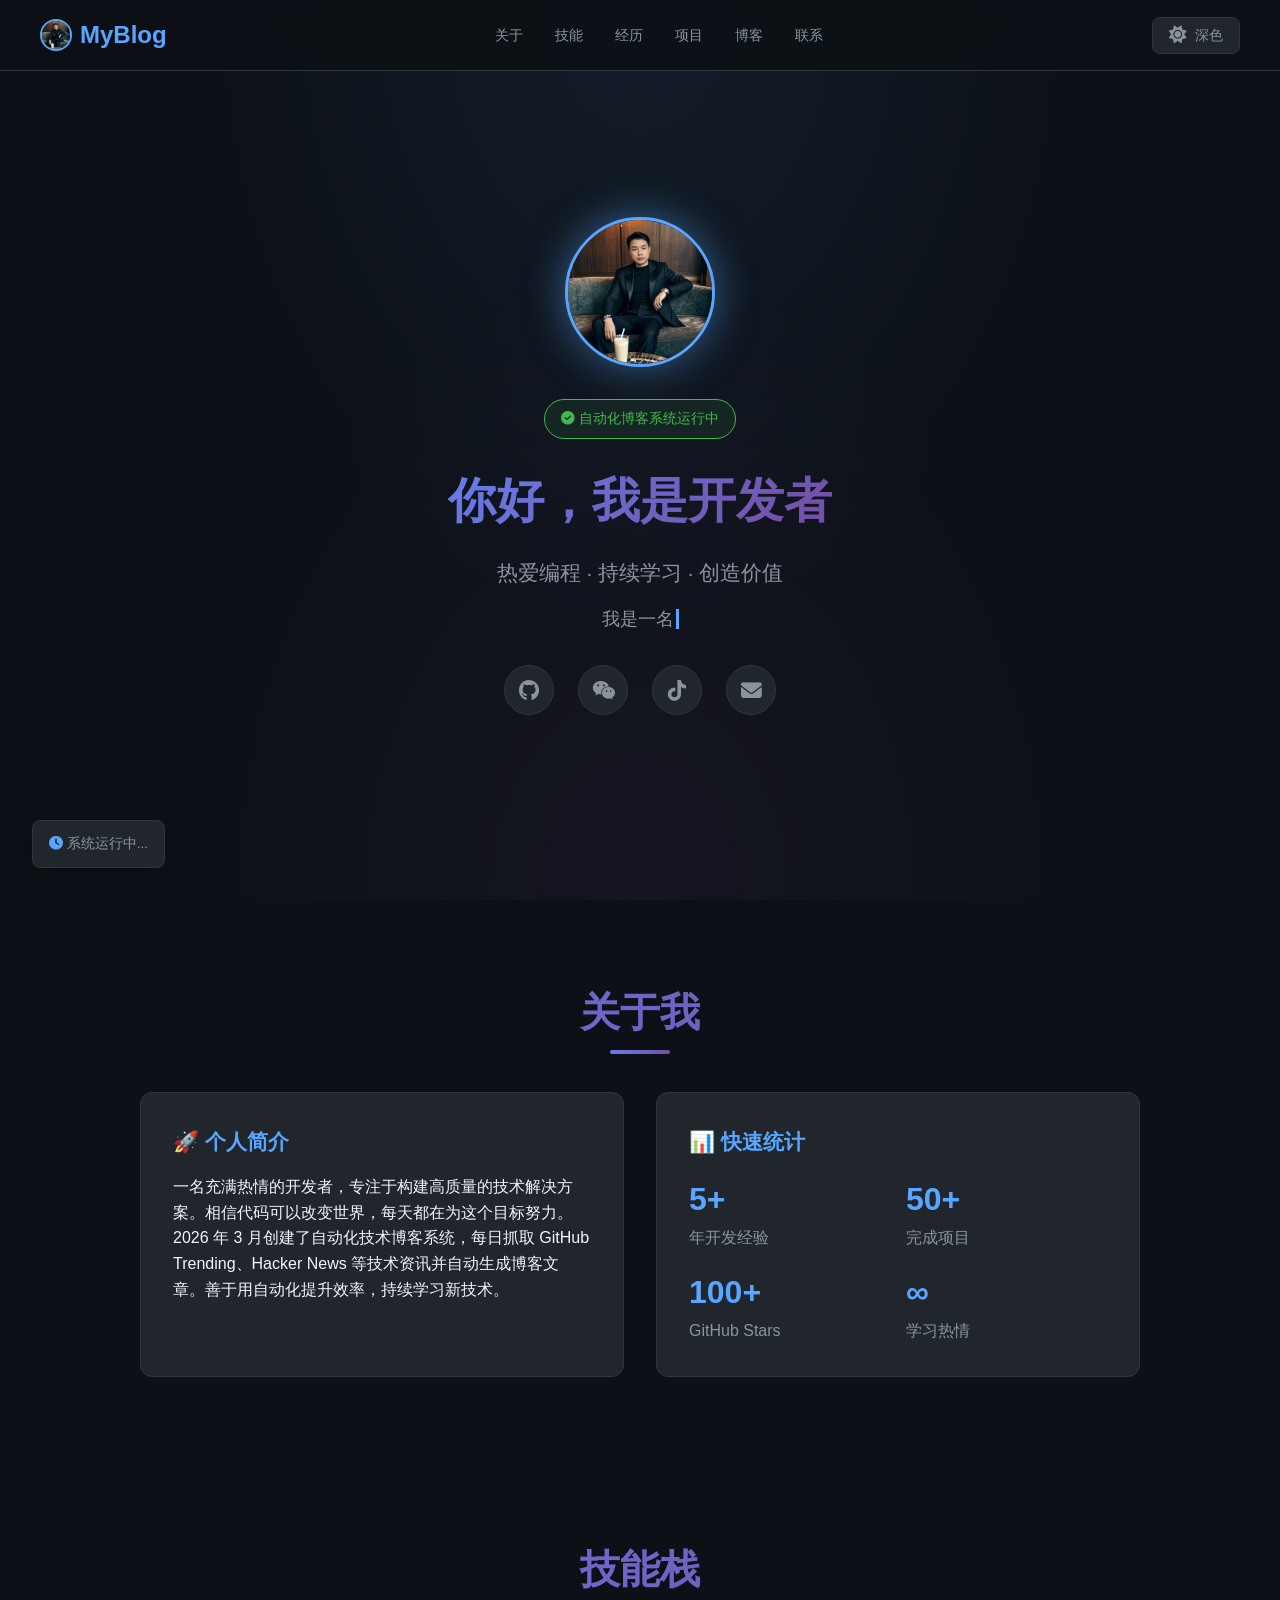
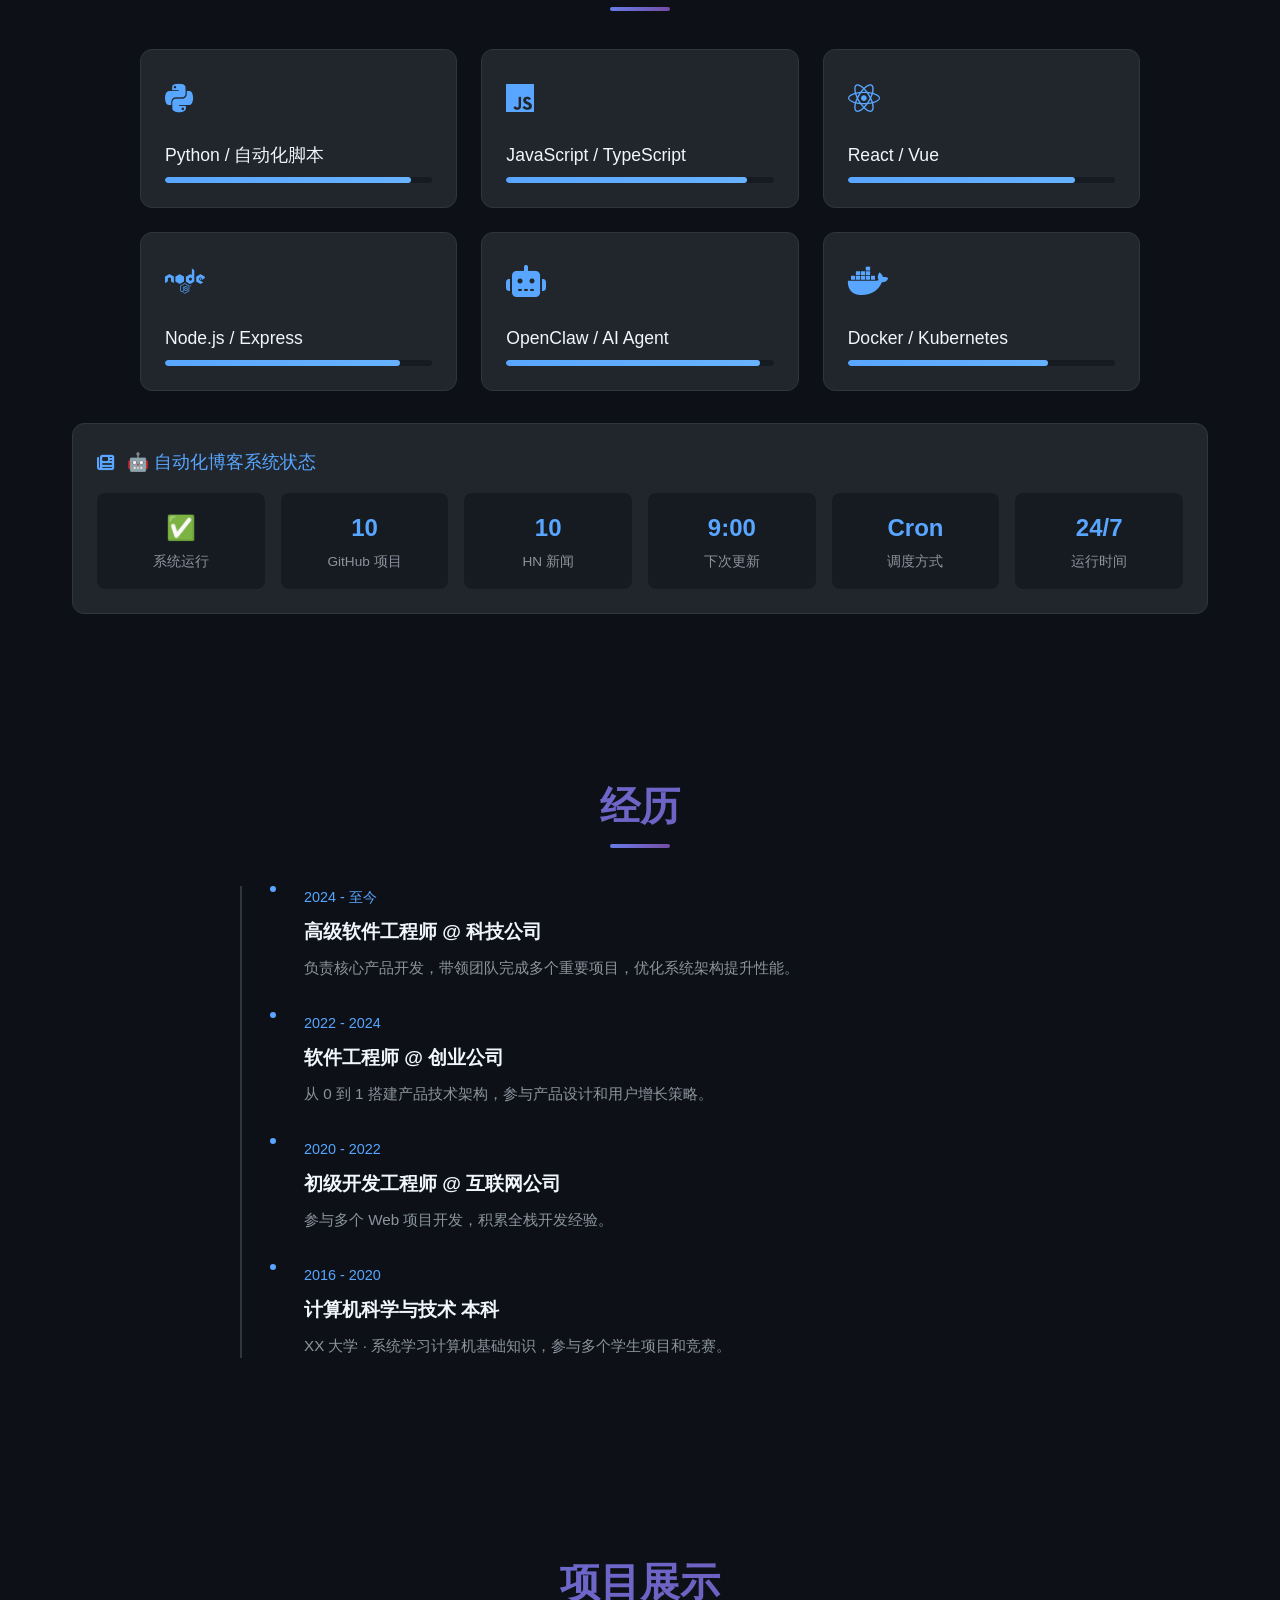
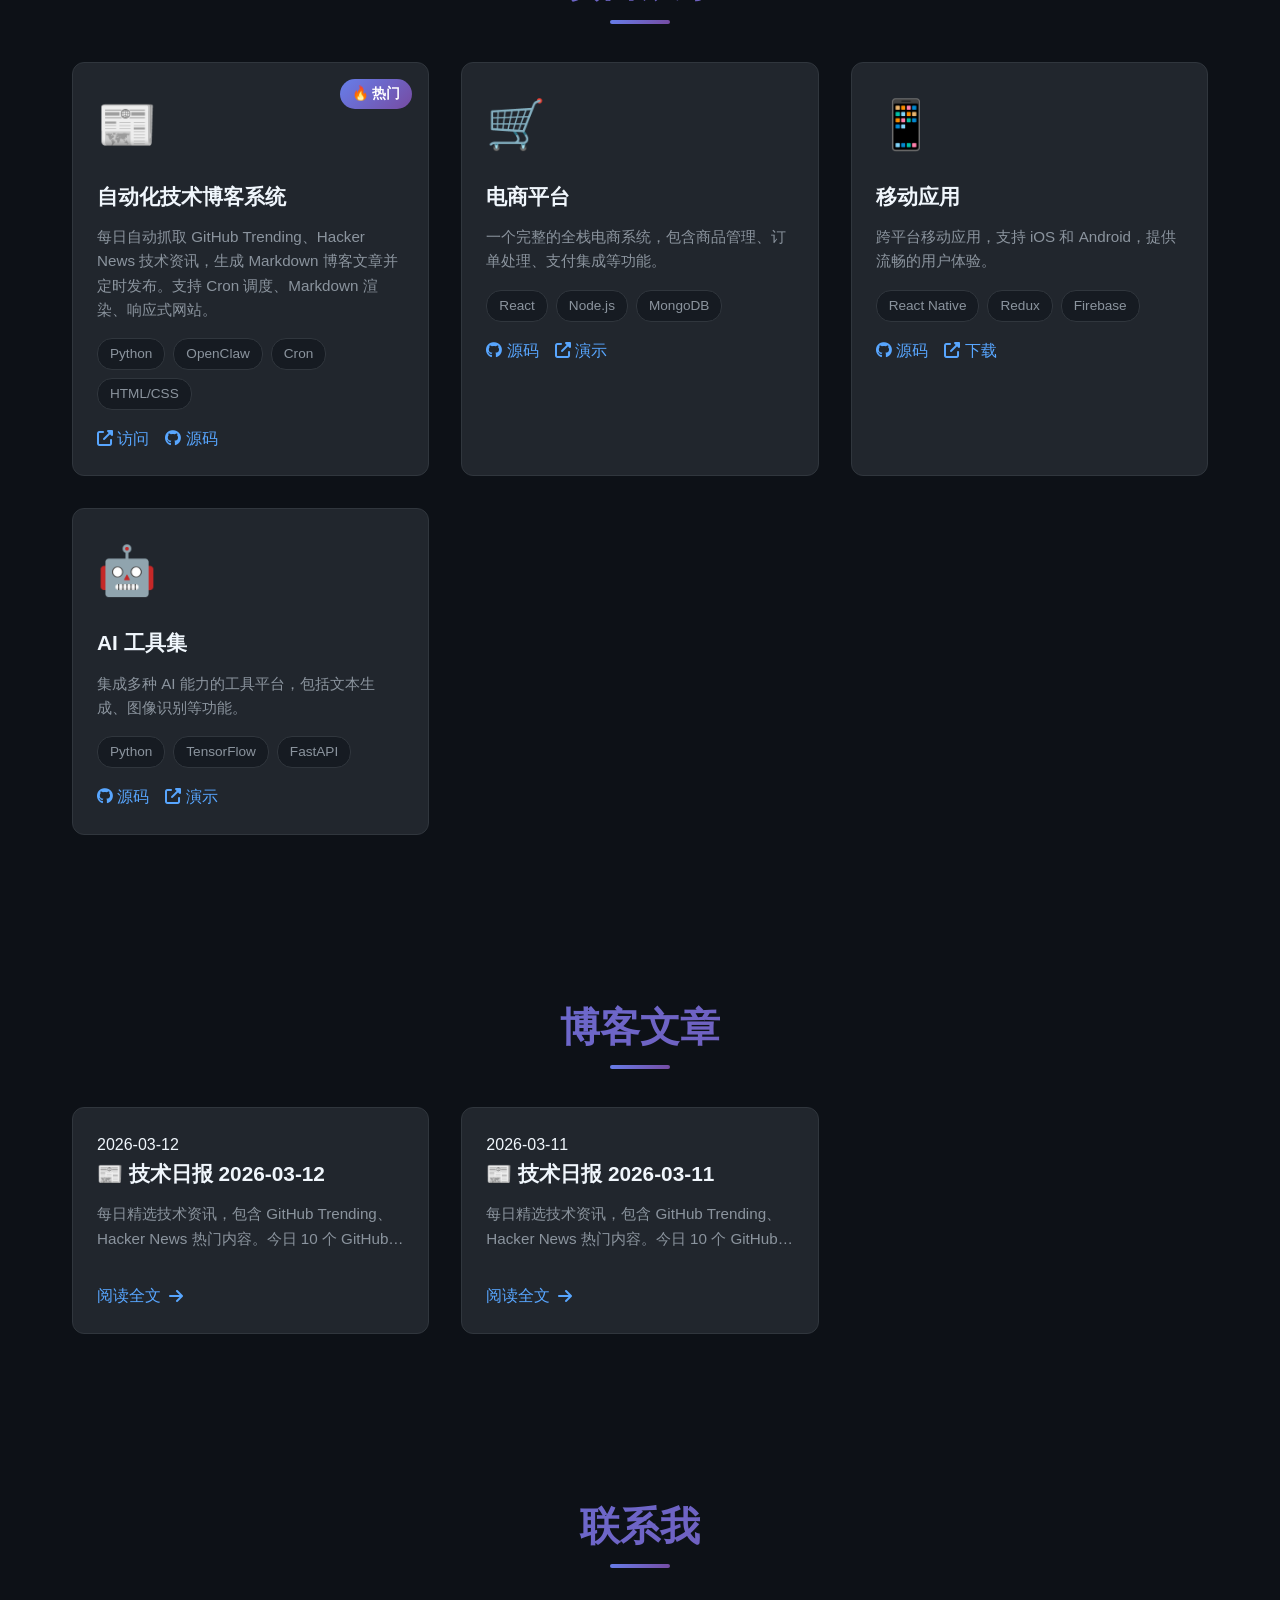
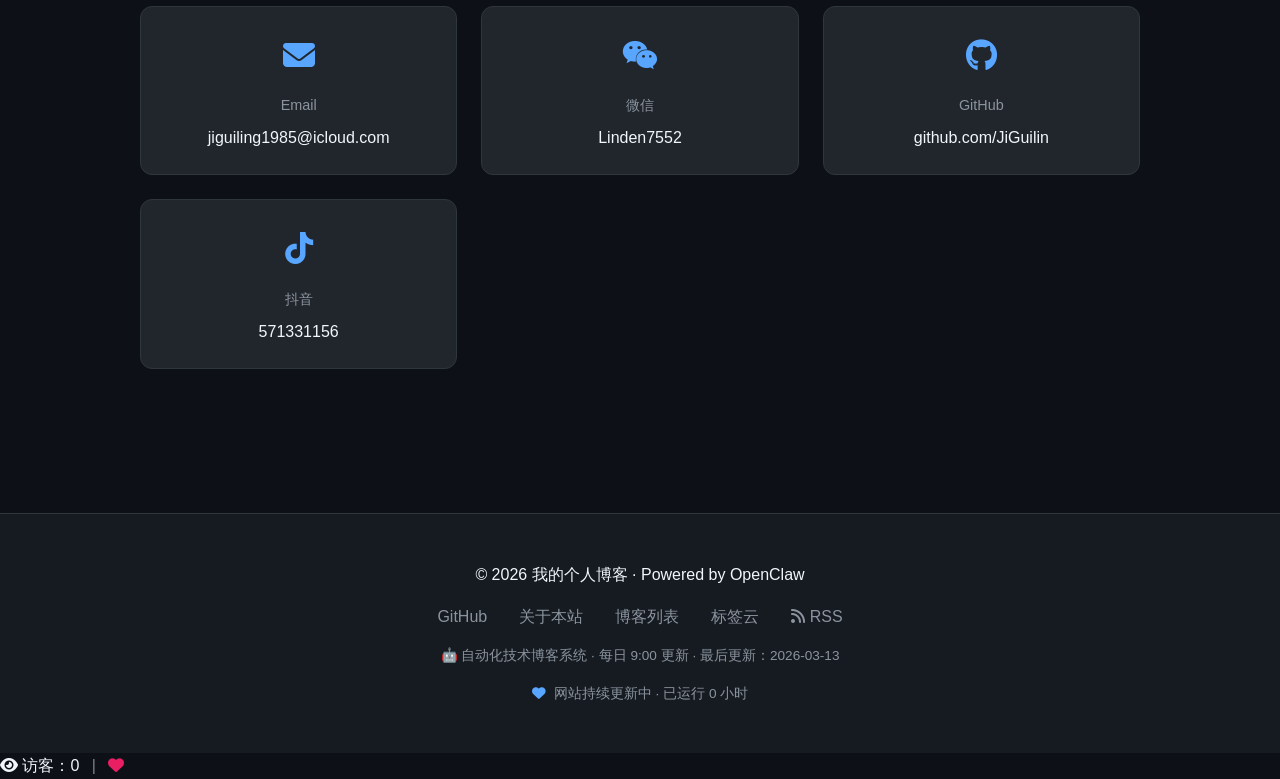
<file: index.html>
<!DOCTYPE html>
<html lang="zh-CN">
<head>
    <meta charset="UTF-8">
    <meta name="viewport" content="width=device-width, initial-scale=1.0">
    <meta name="ngrok-skip-browser-warning" content="true">
    <meta name="description" content="个人技术博客 - 每日精选 GitHub Trending 和 Hacker News 技术资讯，自动化更新">
    <meta name="keywords" content="技术博客，GitHub, Hacker News, 编程，自动化，技术日报">
    <meta name="author" content="JiGuilin">
    <meta name="theme-color" content="#161b22">
    
    <!-- Open Graph / Facebook -->
    <meta property="og:title" content="我的个人博客 | Tech Blog">
    <meta property="og:description" content="每日精选技术资讯，自动化更新 - GitHub Trending + Hacker News">
    <meta property="og:type" content="website">
    <meta property="og:url" content="https://imply-carotidal-velda.ngrok-free.dev">
    <meta property="og:image" content="https://placehold.co/1200x630/161b22/58a6ff?text=Tech+Blog&font=montserrat">
    <meta property="og:site_name" content="Tech Blog">
    
    <!-- Twitter Card -->
    <meta name="twitter:card" content="summary_large_image">
    <meta name="twitter:title" content="我的个人博客 | Tech Blog">
    <meta name="twitter:description" content="每日精选技术资讯，自动化更新 - GitHub Trending + Hacker News">
    <meta name="twitter:image" content="https://placehold.co/1200x630/161b22/58a6ff?text=Tech+Blog&font=montserrat">
    
    <!-- Favicon -->
    <link rel="icon" type="image/svg+xml" href="/favicon.svg">
    <link rel="apple-touch-icon" href="/avatar.jpg">
    
    <title>我的个人博客 | Tech Blog</title>
    <link rel="stylesheet" href="https://cdnjs.cloudflare.com/ajax/libs/font-awesome/6.4.0/css/all.min.css">
    <link rel="stylesheet" href="css/main.css">
    <style>
        /* 保留特殊样式和响应式 */
        @media (max-width: 768px) {
            .hero h1 { font-size: 2rem; }
            .about-grid { grid-template-columns: 1fr; }
            .nav-links { display: none; }
        }
    </style>
</head>
<body>
    <!-- 页面加载进度条 -->
    <div class="page-progress" id="page-progress"></div>
    
    <!-- 导航栏 -->
    <nav id="navbar">
        <div class="nav-container">
            <a href="#" class="logo">
                <img src="avatar.jpg" alt="Logo" class="logo-avatar" onerror="this.style.display='none'">
                <span>MyBlog</span>
            </a>
            <ul class="nav-links">
                <li><a href="#about">关于</a></li>
                <li><a href="#skills">技能</a></li>
                <li><a href="#timeline">经历</a></li>
                <li><a href="#projects">项目</a></li>
                <li><a href="blog/index.html">博客</a></li>
                <li><a href="#contact">联系</a></li>
            </ul>
            <button class="theme-toggle" id="theme-toggle" title="切换主题 (T)">
                <i class="fas fa-sun theme-icon"></i>
                <i class="fas fa-moon"></i>
                <span id="theme-text">深色</span>
            </button>
        </div>
    </nav>

    <!-- 英雄区域 -->
    <section class="hero">
        <div class="hero-content">
            <div class="hero-avatar">
                <img src="avatar.jpg" alt="个人头像" onerror="this.src='data:image/svg+xml,<svg xmlns=%22http://www.w3.org/2000/svg%22 viewBox=%220 0 100 100%22><circle cx=%2250%22 cy=%2250%22 r=%2250%22 fill=%22%2321262d%22/><text x=%2250%22 y=%2255%22 font-size=%2240%22 text-anchor=%22middle%22 fill=%22%2358a6ff%22>👨‍💻</text></svg>'">
            </div>
            <span class="status-badge">
                <i class="fas fa-check-circle"></i> 自动化博客系统运行中
            </span>
            <h1>你好，我是开发者</h1>
            <p class="tagline">热爱编程 · 持续学习 · 创造价值</p>
            <p style="font-size: 1.1rem; color: var(--text-secondary);">
                我是一名 <span class="typing" id="typing-text"></span>
            </p>
            <div class="social-links">
                <a href="https://github.com/JiGuilin" target="_blank" title="GitHub"><i class="fab fa-github"></i></a>
                <a href="#" title="微信"><i class="fab fa-weixin"></i></a>
                <a href="https://v.douyin.com/zlqakbZaBS0/" target="_blank" title="抖音"><i class="fab fa-tiktok"></i></a>
                <a href="mailto:jiguiling1985@icloud.com" title="Email"><i class="fas fa-envelope"></i></a>
            </div>
        </div>
    </section>

    <!-- 关于我 -->
    <section id="about">
        <h2 class="section-title"><span>关于我</span><div class="section-highlight"></div></h2>
        <div class="about-grid">
            <div class="about-card">
                <h3>🚀 个人简介</h3>
                <p>一名充满热情的开发者，专注于构建高质量的技术解决方案。相信代码可以改变世界，每天都在为这个目标努力。</p>
                <p>2026 年 3 月创建了自动化技术博客系统，每日抓取 GitHub Trending、Hacker News 等技术资讯并自动生成博客文章。善于用自动化提升效率，持续学习新技术。</p>
            </div>
            <div class="about-card">
                <h3>📊 快速统计</h3>
                <div style="display: grid; grid-template-columns: 1fr 1fr; gap: 1rem; margin-top: 1rem;">
                    <div>
                        <div style="font-size: 2rem; color: var(--accent); font-weight: bold;">5+</div>
                        <div style="color: var(--text-secondary);">年开发经验</div>
                    </div>
                    <div>
                        <div style="font-size: 2rem; color: var(--accent); font-weight: bold;">50+</div>
                        <div style="color: var(--text-secondary);">完成项目</div>
                    </div>
                    <div>
                        <div style="font-size: 2rem; color: var(--accent); font-weight: bold;">100+</div>
                        <div style="color: var(--text-secondary);">GitHub Stars</div>
                    </div>
                    <div>
                        <div style="font-size: 2rem; color: var(--accent); font-weight: bold;">∞</div>
                        <div style="color: var(--text-secondary);">学习热情</div>
                    </div>
                </div>
            </div>
        </div>
    </section>

    <!-- 技能列表 -->
    <section id="skills">
        <h2 class="section-title"><span>技能栈</span><div class="section-highlight"></div></h2>
        <div class="skills-container">
            <div class="skill-card">
                <div class="skill-icon"><i class="fab fa-python"></i></div>
                <div class="skill-name">Python / 自动化脚本</div>
                <div class="skill-bar"><div class="skill-progress" style="width: 92%"></div></div>
            </div>
            <div class="skill-card">
                <div class="skill-icon"><i class="fab fa-js"></i></div>
                <div class="skill-name">JavaScript / TypeScript</div>
                <div class="skill-bar"><div class="skill-progress" style="width: 90%"></div></div>
            </div>
            <div class="skill-card">
                <div class="skill-icon"><i class="fab fa-react"></i></div>
                <div class="skill-name">React / Vue</div>
                <div class="skill-bar"><div class="skill-progress" style="width: 85%"></div></div>
            </div>
            <div class="skill-card">
                <div class="skill-icon"><i class="fab fa-node"></i></div>
                <div class="skill-name">Node.js / Express</div>
                <div class="skill-bar"><div class="skill-progress" style="width: 88%"></div></div>
            </div>
            <div class="skill-card">
                <div class="skill-icon"><i class="fas fa-robot"></i></div>
                <div class="skill-name">OpenClaw / AI Agent</div>
                <div class="skill-bar"><div class="skill-progress" style="width: 95%"></div></div>
            </div>
            <div class="skill-card">
                <div class="skill-icon"><i class="fab fa-docker"></i></div>
                <div class="skill-name">Docker / Kubernetes</div>
                <div class="skill-bar"><div class="skill-progress" style="width: 75%"></div></div>
            </div>
        </div>
        
        <!-- 博客系统状态 -->
        <div class="blog-status-card">
            <div class="blog-status-header">
                <i class="fas fa-newspaper"></i>
                <span>🤖 自动化博客系统状态</span>
            </div>
            <div class="blog-status-grid">
                <div class="blog-status-item">
                    <div class="blog-status-value">✅</div>
                    <div class="blog-status-label">系统运行</div>
                </div>
                <div class="blog-status-item">
                    <div class="blog-status-value">10</div>
                    <div class="blog-status-label">GitHub 项目</div>
                </div>
                <div class="blog-status-item">
                    <div class="blog-status-value">10</div>
                    <div class="blog-status-label">HN 新闻</div>
                </div>
                <div class="blog-status-item">
                    <div class="blog-status-value">9:00</div>
                    <div class="blog-status-label">下次更新</div>
                </div>
                <div class="blog-status-item">
                    <div class="blog-status-value">Cron</div>
                    <div class="blog-status-label">调度方式</div>
                </div>
                <div class="blog-status-item">
                    <div class="blog-status-value">24/7</div>
                    <div class="blog-status-label">运行时间</div>
                </div>
            </div>
        </div>
    </section>

    <!-- 时间线 -->
    <section id="timeline">
        <h2 class="section-title"><span>经历</span><div class="section-highlight"></div></h2>
        <div class="timeline">
            <div class="timeline-item">
                <div class="timeline-date">2024 - 至今</div>
                <h3 class="timeline-title">高级软件工程师 @ 科技公司</h3>
                <p class="timeline-desc">负责核心产品开发，带领团队完成多个重要项目，优化系统架构提升性能。</p>
            </div>
            <div class="timeline-item">
                <div class="timeline-date">2022 - 2024</div>
                <h3 class="timeline-title">软件工程师 @ 创业公司</h3>
                <p class="timeline-desc">从 0 到 1 搭建产品技术架构，参与产品设计和用户增长策略。</p>
            </div>
            <div class="timeline-item">
                <div class="timeline-date">2020 - 2022</div>
                <h3 class="timeline-title">初级开发工程师 @ 互联网公司</h3>
                <p class="timeline-desc">参与多个 Web 项目开发，积累全栈开发经验。</p>
            </div>
            <div class="timeline-item">
                <div class="timeline-date">2016 - 2020</div>
                <h3 class="timeline-title">计算机科学与技术 本科</h3>
                <p class="timeline-desc">XX 大学 · 系统学习计算机基础知识，参与多个学生项目和竞赛。</p>
            </div>
        </div>
    </section>

    <!-- 项目展示 -->
    <section id="projects">
        <h2 class="section-title"><span>项目展示</span><div class="section-highlight"></div></h2>
        <div class="projects-grid">
            <div class="project-card">
                <div class="project-count">🔥 热门</div>
                <div class="project-image">📰</div>
                <div class="project-content">
                    <h3 class="project-title">自动化技术博客系统</h3>
                    <p class="project-desc">每日自动抓取 GitHub Trending、Hacker News 技术资讯，生成 Markdown 博客文章并定时发布。支持 Cron 调度、Markdown 渲染、响应式网站。</p>
                    <div class="project-tags">
                        <span class="tag">Python</span>
                        <span class="tag">OpenClaw</span>
                        <span class="tag">Cron</span>
                        <span class="tag">HTML/CSS</span>
                    </div>
                    <div class="project-links">
                        <a href="blog/index.html"><i class="fas fa-external-link-alt"></i> 访问</a>
                        <a href="https://github.com/JiGuilin"><i class="fab fa-github"></i> 源码</a>
                    </div>
                </div>
            </div>
            <div class="project-card">
                <div class="project-image">🛒</div>
                <div class="project-content">
                    <h3 class="project-title">电商平台</h3>
                    <p class="project-desc">一个完整的全栈电商系统，包含商品管理、订单处理、支付集成等功能。</p>
                    <div class="project-tags">
                        <span class="tag">React</span>
                        <span class="tag">Node.js</span>
                        <span class="tag">MongoDB</span>
                    </div>
                    <div class="project-links">
                        <a href="#"><i class="fab fa-github"></i> 源码</a>
                        <a href="#"><i class="fas fa-external-link-alt"></i> 演示</a>
                    </div>
                </div>
            </div>
            <div class="project-card">
                <div class="project-image">📱</div>
                <div class="project-content">
                    <h3 class="project-title">移动应用</h3>
                    <p class="project-desc">跨平台移动应用，支持 iOS 和 Android，提供流畅的用户体验。</p>
                    <div class="project-tags">
                        <span class="tag">React Native</span>
                        <span class="tag">Redux</span>
                        <span class="tag">Firebase</span>
                    </div>
                    <div class="project-links">
                        <a href="#"><i class="fab fa-github"></i> 源码</a>
                        <a href="#"><i class="fas fa-external-link-alt"></i> 下载</a>
                    </div>
                </div>
            </div>
            <div class="project-card">
                <div class="project-image">🤖</div>
                <div class="project-content">
                    <h3 class="project-title">AI 工具集</h3>
                    <p class="project-desc">集成多种 AI 能力的工具平台，包括文本生成、图像识别等功能。</p>
                    <div class="project-tags">
                        <span class="tag">Python</span>
                        <span class="tag">TensorFlow</span>
                        <span class="tag">FastAPI</span>
                    </div>
                    <div class="project-links">
                        <a href="#"><i class="fab fa-github"></i> 源码</a>
                        <a href="#"><i class="fas fa-external-link-alt"></i> 演示</a>
                    </div>
                </div>
            </div>
        </div>
    </section>

    <!-- 博客文章 -->
    <section id="blog">
        <h2 class="section-title"><span>博客文章</span><div class="section-highlight"></div></h2>
        <div class="blog-grid">
            <div class="blog-card">
                <div class="blog-date">2026-03-12</div>
                <h3 class="blog-title">📰 技术日报 2026-03-12</h3>
                <p class="blog-excerpt">每日精选技术资讯，包含 GitHub Trending、Hacker News 热门内容。今日 10 个 GitHub 热门项目 + 10 条 HN 新闻...</p>
                <a href="blog/view.html?file=2026-03-12.md" class="read-more">阅读全文 <i class="fas fa-arrow-right"></i></a>
            </div>
            <div class="blog-card">
                <div class="blog-date">2026-03-11</div>
                <h3 class="blog-title">📰 技术日报 2026-03-11</h3>
                <p class="blog-excerpt">每日精选技术资讯，包含 GitHub Trending、Hacker News 热门内容。今日 10 个 GitHub 热门项目 + 10 条 HN 新闻...</p>
                <a href="blog/view.html?file=2026-03-11.md" class="read-more">阅读全文 <i class="fas fa-arrow-right"></i></a>
            </div>
        </div>
    </section>

    <!-- 联系方式 -->
    <section id="contact">
        <h2 class="section-title"><span>联系我</span><div class="section-highlight"></div></h2>
        <div class="contact-grid">
            <a href="mailto:jiguiling1985@icloud.com" class="contact-card">
                <div class="contact-icon"><i class="fas fa-envelope"></i></div>
                <div class="contact-label">Email</div>
                <div class="contact-value">jiguiling1985@icloud.com</div>
            </a>
            <a href="weixin://" class="contact-card">
                <div class="contact-icon"><i class="fab fa-weixin"></i></div>
                <div class="contact-label">微信</div>
                <div class="contact-value">Linden7552</div>
            </a>
            <a href="https://github.com/JiGuilin" target="_blank" class="contact-card">
                <div class="contact-icon"><i class="fab fa-github"></i></div>
                <div class="contact-label">GitHub</div>
                <div class="contact-value">github.com/JiGuilin</div>
            </a>
            <a href="https://v.douyin.com/zlqakbZaBS0/" target="_blank" class="contact-card">
                <div class="contact-icon"><i class="fab fa-tiktok"></i></div>
                <div class="contact-label">抖音</div>
                <div class="contact-value">571331156</div>
            </a>
        </div>
    </section>

    <!-- 页脚 -->
    <footer>
        <p>© 2026 我的个人博客 · Powered by OpenClaw</p>
        <div class="footer-links">
            <a href="https://github.com/JiGuilin" target="_blank">GitHub</a>
            <a href="blog/README.md" target="_blank">关于本站</a>
            <a href="blog/index.html">博客列表</a>
            <a href="blog/tags.html">标签云</a>
            <a href="rss.xml" target="_blank" title="RSS 订阅"><i class="fas fa-rss"></i> RSS</a>
        </div>
        <p style="margin-top: 1rem; color: var(--text-secondary); font-size: 0.85rem;">
            🤖 自动化技术博客系统 · 每日 9:00 更新 · 最后更新：2026-03-13
        </p>
        <div class="footer-update">
            <i class="fas fa-heart"></i>
            <span>网站持续更新中 · 已运行 <span id="footer-uptime">0</span> 小时</span>
        </div>
        
        <!-- JS 功能由 js/main.js 提供 -->
    </footer>

    <!-- 回到顶部按钮 -->
    <div id="back-to-top" onclick="scrollToTop()" style="
        position: fixed;
        bottom: 2rem;
        right: 2rem;
        width: 50px;
        height: 50px;
        border-radius: 50%;
        background: var(--gradient);
        color: white;
        border: 2px solid var(--accent);
        cursor: pointer;
        display: flex;
        align-items: center;
        justify-content: center;
        font-size: 1.5rem;
        opacity: 0;
        visibility: hidden;
        transition: all 0.3s;
        z-index: 999;
        box-shadow: 0 4px 20px rgba(88, 166, 255, 0.5);
    " title="回到顶部" onmouseover="this.style.transform='scale(1.1)'" onmouseout="this.style.transform='scale(1)'">
        <i class="fas fa-arrow-up"></i>
    </div>

    <!-- 运行时间计数器 -->
    <div id="uptime-counter" style="
        position: fixed;
        bottom: 2rem;
        left: 2rem;
        background: var(--bg-card);
        border: 1px solid var(--border);
        border-radius: 8px;
        padding: 0.75rem 1rem;
        font-size: 0.85rem;
        color: var(--text-secondary);
        z-index: 999;
        box-shadow: 0 4px 20px rgba(0,0,0,0.3);
        cursor: pointer;
        transition: all 0.3s;
    " title="点击切换显示格式">
        <i class="fas fa-clock" style="color: var(--accent);"></i>
        <span id="uptime">系统运行中...</span>
    </div>

    <!-- JS 功能由 js/main.js 提供 -->

    <!-- 浮动粒子背景 -->
    <div id="particles"></div>

    <!-- 雪花特效容器 -->
    <div id="snow-container"></div>

    <!-- 访客计数器 -->
    <div class="visitor-counter" id="visitor-counter" title="本站访客统计">
        <i class="fas fa-eye"></i>
        <span>访客：<span id="visitor-count">0</span></span>
        <span style="margin: 0 0.5rem; opacity: 0.5;">|</span>
        <i class="fas fa-heart" style="color: #e91e63; animation: heartbeat 1s infinite;"></i>
    </div>

    <!-- JS 功能由 js/main.js 提供 -->

    <style>
        @keyframes heartbeat {
            0%, 100% { transform: scale(1); }
            50% { transform: scale(1.2); }
        }
    </style>

    <!-- 结构化数据 (JSON-LD) -->
    <script type="application/ld+json">
    {
        "@context": "https://schema.org",
        "@type": "WebSite",
        "name": "Tech Blog",
        "alternateName": "个人技术博客",
        "url": "https://imply-carotidal-velda.ngrok-free.dev",
        "description": "每日精选 GitHub Trending 和 Hacker News 技术资讯，自动化更新",
        "author": {
            "@type": "Person",
            "name": "JiGuilin",
            "email": "jiguiling1985@icloud.com"
        },
        "publisher": {
            "@type": "Person",
            "name": "JiGuilin"
        },
        "potentialAction": {
            "@type": "SearchAction",
            "target": "https://imply-carotidal-velda.ngrok-free.dev/blog/?q={search_term_string}",
            "query-input": "required name=search_term_string"
        }
    }
    </script>

    <!-- JS 功能由 js/main.js 提供 -->
    <script src="js/main.js"></script>
</body>
</html>
</file>
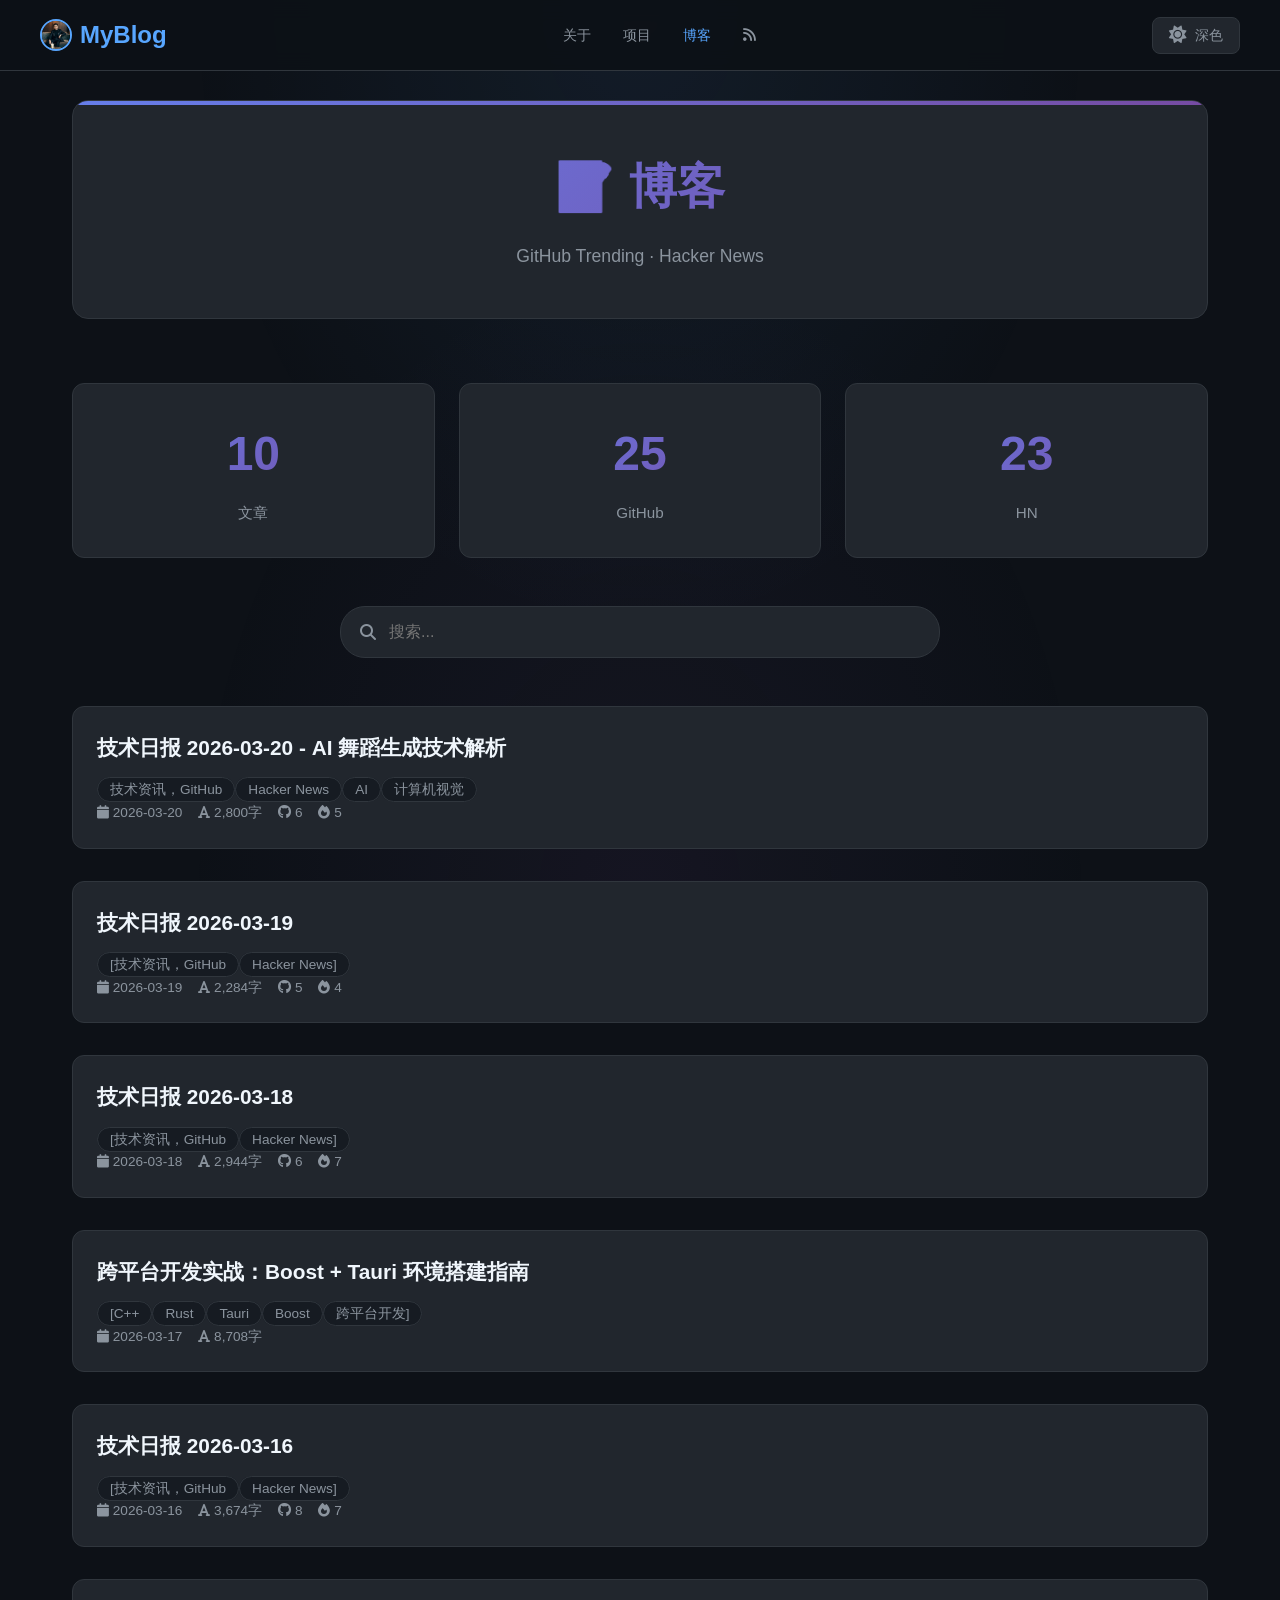
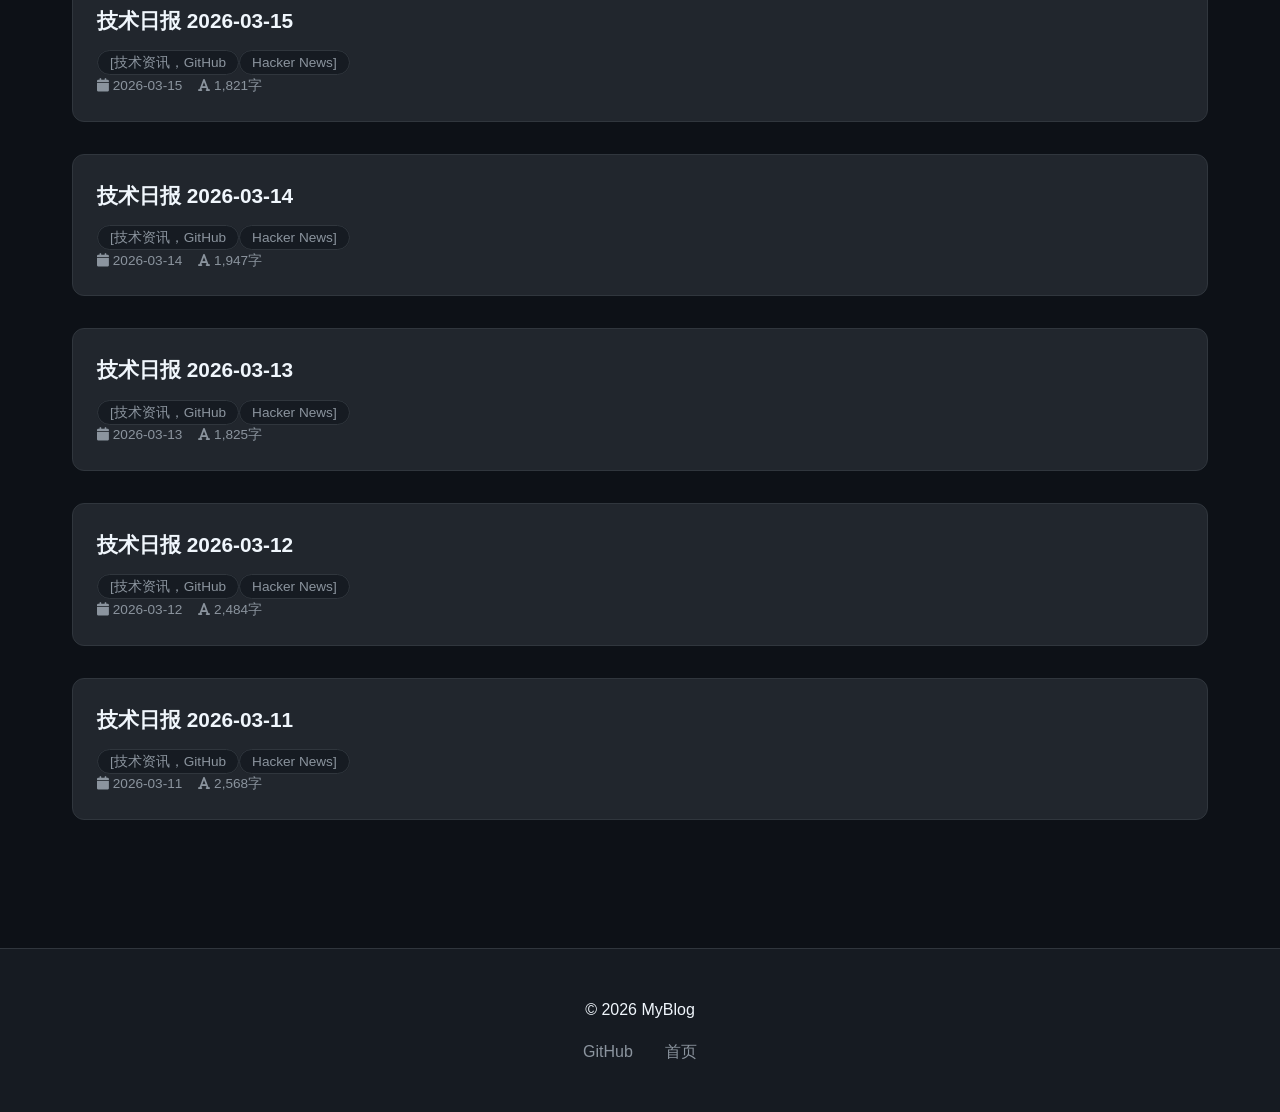
<file: blog/index.html>
<!DOCTYPE html><html lang="zh-CN"><head><meta charset="UTF-8"><meta name="viewport" content="width=device-width,initial-scale=1"><meta http-equiv="Cache-Control" content="no-cache"><meta name="description" content="技术博客 - GitHub Trending & Hacker News 每日精选"><meta name="keywords" content="技术博客，GitHub Trending, Hacker News, 技术日报"><meta name="theme-color" content="#161b22"><meta property="og:title" content="技术博客 | Tech Blog"><meta property="og:description" content="每日精选 GitHub Trending 和 Hacker News 技术资讯"><meta property="og:type" content="website"><meta property="og:url" content="https://imply-carotidal-velda.ngrok-free.dev/blog/"><meta property="og:image" content="https://placehold.co/1200x630/161b22/58a6ff?text=Tech+Blog&font=montserrat"><meta name="twitter:card" content="summary_large_image"><meta name="twitter:title" content="技术博客 | Tech Blog"><meta name="twitter:description" content="每日精选 GitHub Trending 和 Hacker News 技术资讯"><meta name="twitter:image" content="https://placehold.co/1200x630/161b22/58a6ff?text=Tech+Blog&font=montserrat"><link rel="icon" href="/favicon.svg"><link rel="apple-touch-icon" href="../avatar.jpg"><title>博客 | Tech Blog</title><link rel="stylesheet" href="https://cdnjs.cloudflare.com/ajax/libs/font-awesome/6.4.0/css/all.min.css"><link rel="stylesheet" href="../css/main.css"></head><body><nav id="navbar"><div class="nav-container"><a href="../index.html" class="logo"><img src="../avatar.jpg" style="width:32px;height:32px;border-radius:50%;border:2px solid var(--accent)"><span>MyBlog</span></a><ul class="nav-links"><li><a href="../index.html#about">关于</a></li><li><a href="../index.html#projects">项目</a></li><li><a href="index.html" style="color:var(--accent)">博客</a></li><li><a href="../rss.xml" target="_blank"><i class="fas fa-rss"></i></a></li></ul><button class="theme-toggle" id="theme-toggle"><i class="fas fa-sun"></i><i class="fas fa-moon"></i><span id="theme-text">深色</span></button></div></nav><div class="container"><header class="page-header"><h1>📝 博客</h1><p>GitHub Trending · Hacker News</p></header><div class="stats"><div class="stat-card"><div class="stat-number" id="total-posts">0</div><div class="stat-label">文章</div></div><div class="stat-card"><div class="stat-number" id="total-github">0</div><div class="stat-label">GitHub</div></div><div class="stat-card"><div class="stat-number" id="total-hn">0</div><div class="stat-label">HN</div></div></div><div class="search-box"><i class="fas fa-search"></i><input type="text" class="search-input" id="search-input" placeholder="搜索..."></div><div class="blog-list" id="blog-list"><div class="loading"><div class="loading-spinner"></div><p>加载中...</p></div></div></div><footer><p>© 2026 MyBlog</p><div class="footer-links"><a href="https://github.com/JiGuilin" target="_blank">GitHub</a><a href="../index.html">首页</a></div></footer><script src="../js/utils.js"></script><script src="../js/blog.js?v=3"></script></body></html>
</file>
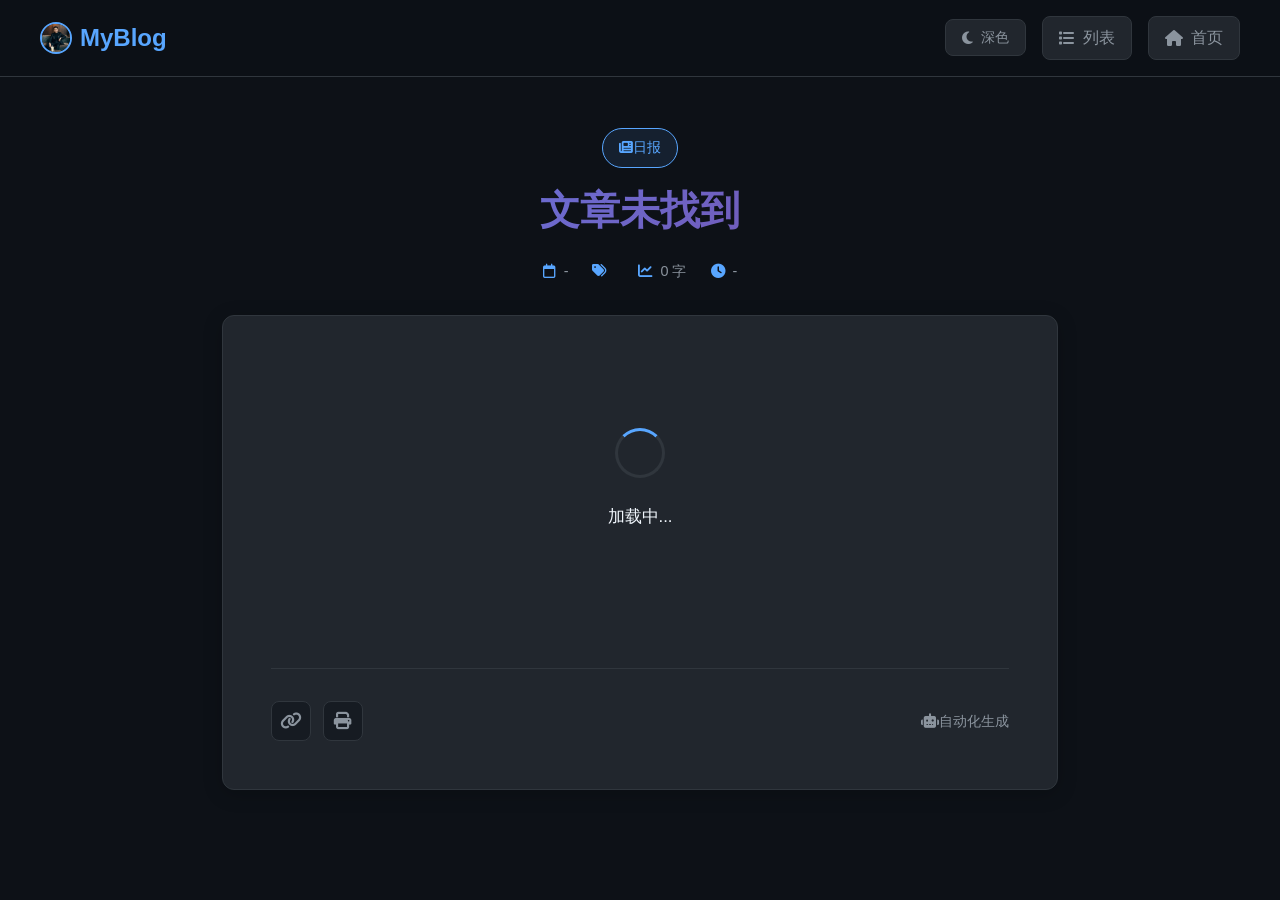
<file: blog/view.html>
<!DOCTYPE html><html lang="zh-CN"><head><meta charset="UTF-8"><meta name="viewport" content="width=device-width,initial-scale=1"><meta http-equiv="Cache-Control" content="no-cache"><meta name="description" content="技术博客"><link rel="icon" href="/favicon.svg"><title>博客</title><link rel="stylesheet" href="https://cdnjs.cloudflare.com/ajax/libs/font-awesome/6.4.0/css/all.min.css"><link rel="stylesheet" href="../css/article.css"><script src="../js/marked.min.js"></script><script src="../js/utils.js"></script></head><body><div class="progress-bar" id="progress-bar"></div><nav id="navbar"><div class="nav-container"><a href="../index.html" class="logo"><img src="../avatar.jpg" alt="Logo" class="logo-avatar" onerror="this.style.display='none'"><span>MyBlog</span></a><div class="nav-right"><button class="theme-toggle" id="theme-toggle" title="切换主题 (T)"><i class="fas fa-sun"></i><i class="fas fa-moon"></i><span id="theme-text">深色</span></button><a href="index.html" class="back-btn"><i class="fas fa-list"></i>列表</a><a href="../index.html" class="back-btn"><i class="fas fa-home"></i>首页</a></div></div></nav><div class="container"><div class="toc-container" id="toc-container"><div class="toc-title"><i class="fas fa-list"></i>目录</div><ul class="toc-list" id="toc-list"></ul></div><header class="article-header"><span class="article-badge"><i class="fas fa-newspaper"></i>日报</span><h1 class="article-title" id="article-title">加载中...</h1><div class="article-meta"><div class="meta-item"><i class="far fa-calendar"></i><span id="publish-date">-</span></div><div class="meta-item"><i class="fas fa-tags"></i><span id="article-tags"></span></div><div class="meta-item"><i class="fas fa-chart-line"></i><span id="word-count">0 字</span></div><div class="meta-item"><i class="fas fa-clock"></i><span id="reading-time-value">-</span></div></div></header><article class="article"><div class="article-content" id="article-content"><div class="loading"><div class="loading-spinner"></div><p>加载中...</p></div></div><footer class="article-footer"><div class="share-buttons"><button class="share-btn" onclick="navigator.clipboard.writeText(location.href)"><i class="fas fa-link"></i></button><button class="share-btn" onclick="window.print()"><i class="fas fa-print"></i></button></div><div style="color:var(--text-secondary);font-size:0.9rem"><i class="fas fa-robot"></i>自动化生成</div></footer></article></div><button class="back-to-top" onclick="window.scrollTo({top:0,behavior:'smooth'})"><i class="fas fa-arrow-up"></i></button><script src="../js/article.js?v=3"></script></body></html>
</file>
<file: css/main.css>
/**
 * 主页样式表
 * 包含所有公共样式和主页特定样式
 */

/* ========== 基础样式 ========== */
* { margin: 0; padding: 0; box-sizing: border-box; }

:root {
    /* 暗色主题（默认） */
    --bg-primary: #0d1117;
    --bg-secondary: #161b22;
    --bg-card: #21262d;
    --text-primary: #f0f6fc;
    --text-secondary: #8b949e;
    --accent: #58a6ff;
    --accent-hover: #79c0ff;
    --border: #30363d;
    --code-bg: #1f2428;
    --gradient: linear-gradient(135deg, #667eea 0%, #764ba2 100%);
    --shadow: rgba(0, 0, 0, 0.3);
    --success: #3fb850;
}

/* 亮色主题 */
[data-theme="light"] {
    --bg-primary: #ffffff;
    --bg-secondary: #f6f8fa;
    --bg-card: #ffffff;
    --text-primary: #24292f;
    --text-secondary: #57606a;
    --accent: #0969da;
    --accent-hover: #0550ae;
    --border: #d0d7de;
    --code-bg: #f6f8fa;
    --gradient: linear-gradient(135deg, #0969da 0%, #0550ae 100%);
    --shadow: rgba(0, 0, 0, 0.08);
}

body {
    font-family: -apple-system, BlinkMacSystemFont, 'Segoe UI', 'PingFang SC', 'Hiragino Sans GB', 'Microsoft YaHei', sans-serif;
    background: var(--bg-primary);
    color: var(--text-primary);
    line-height: 1.6;
    overflow-x: hidden;
}

/* ========== 页面加载进度条 ========== */
.page-progress {
    position: fixed;
    top: 0;
    left: 0;
    height: 3px;
    background: var(--gradient);
    z-index: 10000;
    transition: width 0.3s;
    width: 0%;
}

.page-progress.complete {
    width: 100%;
    opacity: 0;
    transition: opacity 0.5s;
}

/* ========== 背景动画 ========== */
body::before {
    content: '';
    position: fixed;
    top: 0;
    left: 0;
    width: 100%;
    height: 100%;
    background: 
        radial-gradient(ellipse at top, rgba(88, 166, 255, 0.08) 0%, transparent 50%),
        radial-gradient(ellipse at bottom, rgba(118, 75, 162, 0.08) 0%, transparent 50%);
    pointer-events: none;
    z-index: -1;
}

/* ========== 导航栏 ========== */
nav {
    position: fixed;
    top: 0;
    width: 100%;
    background: rgba(13, 17, 23, 0.95);
    backdrop-filter: blur(10px);
    border-bottom: 1px solid var(--border);
    z-index: 1000;
    padding: 1rem 2rem;
    transition: all 0.3s;
}

nav.scrolled {
    box-shadow: 0 4px 20px rgba(0, 0, 0, 0.3);
}

.nav-container {
    max-width: 1200px;
    margin: 0 auto;
    display: flex;
    justify-content: space-between;
    align-items: center;
}

.logo {
    font-size: 1.5rem;
    font-weight: bold;
    color: var(--accent);
    text-decoration: none;
    display: flex;
    align-items: center;
    gap: 0.5rem;
    transition: all 0.3s;
}

.logo:hover {
    transform: translateX(-5px);
    text-shadow: 0 0 20px rgba(88, 166, 255, 0.5);
}

.logo-avatar {
    width: 32px;
    height: 32px;
    border-radius: 50%;
    object-fit: cover;
    border: 2px solid var(--accent);
}

.nav-links {
    display: flex;
    gap: 2rem;
    list-style: none;
    position: relative;
}

.nav-links li {
    position: relative;
}

.nav-links a {
    color: var(--text-secondary);
    text-decoration: none;
    transition: all 0.3s;
    font-size: 0.9rem;
    padding: 0.5rem 0;
}

.nav-links a:hover {
    color: var(--accent);
}

.nav-links a::after {
    content: '';
    position: absolute;
    bottom: -5px;
    left: 0;
    width: 0;
    height: 2px;
    background: var(--gradient);
    transition: width 0.3s;
}

.nav-links a:hover::after {
    width: 100%;
}

/* 主题切换按钮 */
.theme-toggle {
    display: flex;
    align-items: center;
    gap: 0.5rem;
    padding: 0.5rem 1rem;
    background: var(--bg-card);
    border: 1px solid var(--border);
    border-radius: 8px;
    color: var(--text-secondary);
    cursor: pointer;
    transition: all 0.3s;
    font-size: 0.9rem;
}

.theme-toggle:hover {
    background: var(--accent);
    color: var(--bg-primary);
    border-color: var(--accent);
    transform: translateY(-2px);
}

.theme-toggle i {
    font-size: 1.1rem;
}

.theme-toggle .theme-icon {
    transition: transform 0.3s;
}

.theme-toggle:hover .theme-icon {
    transform: rotate(180deg);
}

[data-theme="light"] .theme-toggle .fa-moon {
    display: inline;
}

[data-theme="light"] .theme-toggle .fa-sun {
    display: none;
}

.theme-toggle .fa-moon {
    display: none;
}

.theme-toggle .fa-sun {
    display: inline;
}

/* ========== 英雄区域 ========== */
.hero {
    min-height: 100vh;
    display: flex;
    align-items: center;
    justify-content: center;
    padding: 6rem 2rem 4rem;
    position: relative;
    overflow: hidden;
}

.hero-content {
    max-width: 800px;
    text-align: center;
    position: relative;
    z-index: 1;
}

.hero-avatar {
    width: 150px;
    height: 150px;
    border-radius: 50%;
    margin: 0 auto 2rem;
    border: 3px solid var(--accent);
    box-shadow: 0 0 40px rgba(88, 166, 255, 0.5);
    animation: pulse 2s ease-in-out infinite;
    position: relative;
    z-index: 1;
    cursor: pointer;
    transition: all 0.3s;
    overflow: hidden;
    background: var(--bg-card);
}

.hero-avatar img {
    width: 100%;
    height: 100%;
    object-fit: cover;
}

.hero-avatar:hover {
    transform: scale(1.1);
    box-shadow: 0 0 80px rgba(88, 166, 255, 0.8);
}

.hero-avatar:active {
    transform: scale(0.95);
}

@keyframes pulse {
    0%, 100% { transform: scale(1); box-shadow: 0 0 40px rgba(88, 166, 255, 0.5); }
    50% { transform: scale(1.05); box-shadow: 0 0 60px rgba(88, 166, 255, 0.8); }
}

.hero h1 {
    font-size: 3rem;
    margin-bottom: 1rem;
    background: var(--gradient);
    -webkit-background-clip: text;
    -webkit-text-fill-color: transparent;
    background-clip: text;
    animation: fadeInUp 0.8s ease-out;
    position: relative;
    z-index: 1;
}

@keyframes fadeInUp {
    from {
        opacity: 0;
        transform: translateY(30px);
    }
    to {
        opacity: 1;
        transform: translateY(0);
    }
}

.hero .tagline {
    font-size: 1.3rem;
    color: var(--text-secondary);
    margin-bottom: 1rem;
}

.hero .status-badge {
    display: inline-block;
    padding: 0.5rem 1rem;
    background: rgba(63, 185, 80, 0.1);
    border: 1px solid var(--success);
    border-radius: 20px;
    color: var(--success);
    font-size: 0.85rem;
    margin-bottom: 1.5rem;
    animation: pulse-green 2s ease-in-out infinite;
    cursor: default;
}

.hero .status-badge:hover {
    background: rgba(63, 185, 80, 0.2);
    transform: scale(1.05);
}

@keyframes pulse-green {
    0%, 100% { box-shadow: 0 0 0 0 rgba(63, 185, 80, 0.4); }
    50% { box-shadow: 0 0 0 10px rgba(63, 185, 80, 0); }
}

/* 打字机光标 */
.typing {
    border-right: 3px solid var(--accent);
    animation: blink 0.7s infinite;
    padding-right: 2px;
}

@keyframes blink {
    50% { border-color: transparent; }
}

/* 社交链接 */
.social-links {
    display: flex;
    justify-content: center;
    gap: 1.5rem;
    margin-top: 2rem;
}

.social-links a {
    width: 50px;
    height: 50px;
    border-radius: 50%;
    background: var(--bg-card);
    display: flex;
    align-items: center;
    justify-content: center;
    color: var(--text-secondary);
    font-size: 1.3rem;
    transition: all 0.3s;
    border: 1px solid var(--border);
    text-decoration: none;
    position: relative;
    overflow: hidden;
}

.social-links a::before {
    content: '';
    position: absolute;
    top: 50%;
    left: 50%;
    width: 0;
    height: 0;
    background: rgba(255, 255, 255, 0.3);
    border-radius: 50%;
    transform: translate(-50%, -50%);
    transition: all 0.4s;
}

.social-links a:hover::before {
    width: 100px;
    height: 100px;
}

.social-links a:hover {
    background: var(--accent);
    color: var(--bg-primary);
    transform: translateY(-5px) scale(1.1);
    box-shadow: 0 10px 30px rgba(88, 166, 255, 0.4);
}

/* ========== 通用区块样式 ========== */
section {
    padding: 5rem 2rem;
    max-width: 1200px;
    margin: 0 auto;
}

.section-title {
    text-align: center;
    font-size: 2.5rem;
    margin-bottom: 3rem;
    background: var(--gradient);
    -webkit-background-clip: text;
    -webkit-text-fill-color: transparent;
    background-clip: text;
    position: relative;
}

.section-highlight {
    position: absolute;
    bottom: -10px;
    left: 50%;
    transform: translateX(-50%);
    width: 60px;
    height: 4px;
    background: var(--gradient);
    border-radius: 2px;
}

/* ========== 技能卡片 ========== */
.skills-container {
    display: grid;
    grid-template-columns: repeat(auto-fit, minmax(300px, 1fr));
    gap: 1.5rem;
    max-width: 1000px;
    margin: 0 auto;
}

.skill-card {
    background: var(--bg-card);
    padding: 1.5rem;
    border-radius: 12px;
    border: 1px solid var(--border);
    transition: all 0.3s;
}

.skill-card:hover {
    transform: translateY(-5px);
    box-shadow: 0 10px 30px rgba(0, 0, 0, 0.3);
    border-color: var(--accent);
}

.skill-icon {
    font-size: 2rem;
    color: var(--accent);
    margin-bottom: 1rem;
}

.skill-name {
    font-size: 1.1rem;
    margin-bottom: 0.5rem;
}

.skill-bar {
    height: 6px;
    background: var(--bg-secondary);
    border-radius: 3px;
    overflow: hidden;
}

.skill-progress {
    height: 100%;
    background: var(--gradient);
    border-radius: 3px;
    transition: width 1s ease;
}

/* ========== 页脚 ========== */
footer {
    text-align: center;
    padding: 3rem 2rem;
    background: var(--bg-secondary);
    border-top: 1px solid var(--border);
    margin-top: 4rem;
}

.footer-links {
    display: flex;
    justify-content: center;
    gap: 2rem;
    margin-top: 1rem;
}

.footer-links a {
    color: var(--text-secondary);
    text-decoration: none;
    transition: color 0.3s;
}

.footer-links a:hover {
    color: var(--accent);
}

/* ========== 响应式 ========== */
@media (max-width: 768px) {
    .hero h1 { font-size: 2rem; }
    .about-grid { grid-template-columns: 1fr; }
    .nav-links { display: none; }
    .skills-container { grid-template-columns: 1fr; }
    .footer-links { flex-direction: column; gap: 1rem; }
}

/* ========== Toast 提示 ========== */
@keyframes toastIn {
    from { opacity: 0; transform: translateX(-50%) translateY(20px); }
    to { opacity: 1; transform: translateX(-50%) translateY(0); }
}

@keyframes toastOut {
    from { opacity: 1; transform: translateX(-50%) translateY(0); }
    to { opacity: 0; transform: translateX(-50%) translateY(20px); }
}

/* ========== 粒子背景 ========== */
#particles {
    position: fixed;
    top: 0;
    left: 0;
    width: 100%;
    height: 100%;
    pointer-events: none;
    z-index: -1;
}

.particle {
    position: absolute;
    background: rgba(88, 166, 255, 0.3);
    border-radius: 50%;
    animation: float 20s infinite;
}

@keyframes float {
    0%, 100% { transform: translateY(0) translateX(0); opacity: 0; }
    10% { opacity: 1; }
    90% { opacity: 1; }
    100% { transform: translateY(-100vh) translateX(50px); opacity: 0; }
}

/* ========== 关于网格 ========== */
.about-grid {
    display: grid;
    grid-template-columns: repeat(auto-fit, minmax(300px, 1fr));
    gap: 2rem;
    max-width: 1000px;
    margin: 0 auto;
}

.about-card {
    background: var(--bg-card);
    padding: 2rem;
    border-radius: 12px;
    border: 1px solid var(--border);
    transition: all 0.3s;
}

.about-card:hover {
    transform: translateY(-5px);
    box-shadow: 0 10px 30px rgba(0, 0, 0, 0.3);
    border-color: var(--accent);
}

.about-card h3 {
    font-size: 1.3rem;
    margin-bottom: 1rem;
    color: var(--accent);
}

/* ========== 项目卡片 ========== */
.projects-grid {
    display: grid;
    grid-template-columns: repeat(auto-fill, minmax(350px, 1fr));
    gap: 2rem;
    max-width: 1200px;
    margin: 0 auto;
}

.project-card {
    background: var(--bg-card);
    border: 1px solid var(--border);
    border-radius: 12px;
    padding: 1.5rem;
    transition: all 0.3s;
    position: relative;
    overflow: hidden;
}

.project-card:hover {
    transform: translateY(-5px);
    box-shadow: 0 10px 30px rgba(0, 0, 0, 0.3);
    border-color: var(--accent);
}

.project-count {
    position: absolute;
    top: 1rem;
    right: 1rem;
    background: var(--gradient);
    color: white;
    padding: 0.25rem 0.75rem;
    border-radius: 20px;
    font-size: 0.85rem;
    font-weight: 600;
}

.project-image {
    font-size: 3rem;
    margin-bottom: 1rem;
}

.project-title {
    font-size: 1.3rem;
    margin-bottom: 0.75rem;
    color: var(--text-primary);
}

.project-desc {
    color: var(--text-secondary);
    margin-bottom: 1rem;
    font-size: 0.95rem;
}

.project-tags {
    display: flex;
    flex-wrap: wrap;
    gap: 0.5rem;
    margin-bottom: 1rem;
}

.tag {
    background: var(--bg-secondary);
    color: var(--text-secondary);
    padding: 0.25rem 0.75rem;
    border-radius: 15px;
    font-size: 0.85rem;
    border: 1px solid var(--border);
}

.project-links {
    display: flex;
    gap: 1rem;
}

.project-links a {
    color: var(--accent);
    text-decoration: none;
    transition: color 0.3s;
}

.project-links a:hover {
    color: var(--accent-hover);
}

/* ========== 联系方式 ========== */
.contact-grid {
    display: grid;
    grid-template-columns: repeat(auto-fit, minmax(250px, 1fr));
    gap: 1.5rem;
    max-width: 1000px;
    margin: 0 auto;
}

.contact-card {
    background: var(--bg-card);
    padding: 1.5rem;
    border-radius: 12px;
    border: 1px solid var(--border);
    text-align: center;
    transition: all 0.3s;
    text-decoration: none;
    color: inherit;
}

.contact-card:hover {
    transform: translateY(-5px);
    box-shadow: 0 10px 30px rgba(0, 0, 0, 0.3);
    border-color: var(--accent);
}

.contact-icon {
    font-size: 2rem;
    color: var(--accent);
    margin-bottom: 0.75rem;
}

.contact-label {
    color: var(--text-secondary);
    font-size: 0.9rem;
    margin-bottom: 0.5rem;
}

.contact-value {
    color: var(--text-primary);
    font-size: 1rem;
    font-weight: 500;
}

/* ========== 博客状态卡片 ========== */
.blog-status-card {
    background: var(--bg-card);
    border: 1px solid var(--border);
    border-radius: 12px;
    padding: 1.5rem;
    margin-top: 2rem;
}

.blog-status-header {
    display: flex;
    align-items: center;
    gap: 0.75rem;
    margin-bottom: 1rem;
    font-size: 1.1rem;
    color: var(--accent);
}

.blog-status-grid {
    display: grid;
    grid-template-columns: repeat(auto-fit, minmax(120px, 1fr));
    gap: 1rem;
}

.blog-status-item {
    text-align: center;
    padding: 1rem;
    background: var(--bg-secondary);
    border-radius: 8px;
}

.blog-status-value {
    font-size: 1.5rem;
    font-weight: bold;
    color: var(--accent);
    margin-bottom: 0.25rem;
}

.blog-status-label {
    font-size: 0.85rem;
    color: var(--text-secondary);
}

/* ========== 时间线 ========== */
.timeline {
    position: relative;
    padding-left: 2rem;
    max-width: 800px;
    margin: 0 auto;
}

.timeline::before {
    content: '';
    position: absolute;
    left: 0;
    top: 0;
    bottom: 0;
    width: 2px;
    background: var(--border);
}

.timeline-item {
    position: relative;
    margin-bottom: 2rem;
    padding-left: 2rem;
}

.timeline-item::before {
    content: '';
    position: absolute;
    left: -2px;
    top: 0;
    width: 6px;
    height: 6px;
    border-radius: 50%;
    background: var(--accent);
}

.timeline-date {
    color: var(--accent);
    font-size: 0.9rem;
    margin-bottom: 0.5rem;
}

.timeline-title {
    font-size: 1.2rem;
    color: var(--text-primary);
    margin-bottom: 0.5rem;
}

.timeline-desc {
    color: var(--text-secondary);
    font-size: 0.95rem;
}

/* ========== 访客计数器 ========== */
#visitor-counter, #uptime-counter {
    cursor: pointer;
    transition: all 0.3s;
}

#visitor-counter:hover, #uptime-counter:hover {
    transform: scale(1.05);
}

/* ========== 回到顶部 ========== */
#back-to-top {
    cursor: pointer;
}

#back-to-top:hover {
    transform: scale(1.1);
}

/* ========== 博客卡片 ========== */
.blog-grid {
    display: grid;
    grid-template-columns: repeat(auto-fill, minmax(350px, 1fr));
    gap: 2rem;
    max-width: 1200px;
    margin: 0 auto;
}

.blog-card {
    background: var(--bg-card);
    border: 1px solid var(--border);
    border-radius: 12px;
    padding: 1.5rem;
    transition: all 0.3s;
    text-decoration: none;
    color: inherit;
    display: block;
}

.blog-card:hover {
    transform: translateY(-5px);
    box-shadow: 0 10px 30px rgba(0, 0, 0, 0.3);
    border-color: var(--accent);
}

.blog-title {
    font-size: 1.3rem;
    margin-bottom: 0.75rem;
    color: var(--text-primary);
    transition: color 0.3s;
}

.blog-card:hover .blog-title {
    color: var(--accent);
}

.blog-excerpt {
    color: var(--text-secondary);
    margin-bottom: 1rem;
    font-size: 0.95rem;
    display: -webkit-box;
    -webkit-line-clamp: 2;
    -webkit-box-orient: vertical;
    overflow: hidden;
}

.blog-meta {
    display: flex;
    gap: 1rem;
    font-size: 0.85rem;
    color: var(--text-secondary);
}

.blog-date {
    display: flex;
    align-items: center;
    gap: 0.3rem;
}

.blog-date i {
    color: var(--accent);
}

.blog-word-count {
    display: flex;
    align-items: center;
    gap: 0.3rem;
}

.blog-word-count i {
    color: var(--accent);
}

.read-more {
    display: inline-flex;
    align-items: center;
    gap: 0.5rem;
    color: var(--accent);
    text-decoration: none;
    font-weight: 500;
    margin-top: 1rem;
    transition: all 0.3s;
}

.read-more:hover {
    gap: 1rem;
    color: var(--accent-hover);
}

/* ========== 页脚更新 ========== */
.footer-update {
    display: flex;
    align-items: center;
    justify-content: center;
    gap: 0.5rem;
    margin-top: 1rem;
    color: var(--text-secondary);
    font-size: 0.85rem;
}

.footer-update i {
    color: var(--accent);
    animation: heartbeat 1s infinite;
}

@keyframes heartbeat {
    0%, 100% { transform: scale(1); }
    50% { transform: scale(1.2); }
}

/* ========== 打字机效果 ========== */
.typing {
    border-right: 3px solid var(--accent);
    animation: blink 0.7s infinite;
    padding-right: 2px;
}

@keyframes blink {
    50% { border-color: transparent; }
}

/* ========== 技能条闪烁 ========== */
@keyframes shimmer {
    0% { background-position: -1000px 0; }
    100% { background-position: 1000px 0; }
}

.skill-progress {
    animation: shimmer 2s infinite;
    background: linear-gradient(to right, var(--accent) 0%, var(--accent-hover) 50%, var(--accent) 100%);
    background-size: 1000px 100%;
}

/* ========== 卡片悬停光泽 ========== */
.about-card::after,
.project-card::after,
.blog-card::after {
    content: '';
    position: absolute;
    top: 0;
    left: -100%;
    width: 100%;
    height: 100%;
    background: linear-gradient(90deg, transparent, rgba(255, 255, 255, 0.05), transparent);
    transition: left 0.5s;
}

.about-card:hover::after,
.project-card:hover::after,
.blog-card:hover::after {
    left: 100%;
}

/* ========== 标签悬停波纹 ========== */
.tag {
    position: relative;
    overflow: hidden;
}

.tag::before {
    content: '';
    position: absolute;
    top: 50%;
    left: 50%;
    width: 0;
    height: 0;
    background: rgba(88, 166, 255, 0.2);
    border-radius: 50%;
    transform: translate(-50%, -50%);
    transition: width 0.4s, height 0.4s;
}

.tag:hover::before {
    width: 200px;
    height: 200px;
}

/* ========== 章节标题高亮 ========== */
.section-highlight {
    position: absolute;
    bottom: -10px;
    left: 50%;
    transform: translateX(-50%);
    width: 60px;
    height: 4px;
    background: var(--gradient);
    border-radius: 2px;
}

/* ========== 博客列表页面 ========== */
.blog-header {
    text-align: center;
    margin-bottom: 3rem;
}

.blog-header h1 {
    font-size: 2.5rem;
    background: var(--gradient);
    -webkit-background-clip: text;
    -webkit-text-fill-color: transparent;
    background-clip: text;
    margin-bottom: 1rem;
}

.blog-header p {
    color: var(--text-secondary);
    font-size: 1.1rem;
}

.search-box {
    max-width: 600px;
    margin: 2rem auto;
    position: relative;
}

.search-box input {
    width: 100%;
    padding: 1rem 1.5rem;
    padding-left: 3rem;
    background: var(--bg-card);
    border: 1px solid var(--border);
    border-radius: 25px;
    color: var(--text-primary);
    font-size: 1rem;
    transition: all 0.3s;
}

.search-box input:focus {
    outline: none;
    border-color: var(--accent);
    box-shadow: 0 0 0 3px rgba(88, 166, 255, 0.1);
}

.search-box i {
    position: absolute;
    left: 1.25rem;
    top: 50%;
    transform: translateY(-50%);
    color: var(--text-secondary);
}

.stats-bar {
    display: flex;
    justify-content: center;
    gap: 3rem;
    margin-bottom: 2rem;
    padding: 1.5rem;
    background: var(--bg-card);
    border-radius: 12px;
    border: 1px solid var(--border);
}

.stat-item {
    text-align: center;
}

.stat-value {
    font-size: 2rem;
    font-weight: bold;
    color: var(--accent);
}

.stat-label {
    color: var(--text-secondary);
    font-size: 0.9rem;
    margin-top: 0.25rem;
}

.empty-state {
    text-align: center;
    padding: 4rem 2rem;
    color: var(--text-secondary);
}

.empty-state i {
    font-size: 4rem;
    margin-bottom: 1rem;
    opacity: 0.5;
}

.empty-state h3 {
    color: var(--text-primary);
    margin-bottom: 0.5rem;
}

/* ========== 响应式增强 ========== */
@media (max-width: 768px) {
    .blog-grid { grid-template-columns: 1fr; }
    .projects-grid { grid-template-columns: 1fr; }
    .contact-grid { grid-template-columns: 1fr; }
    .stats-bar { flex-direction: column; gap: 1.5rem; }
    .search-box { margin: 1rem; }
}

/* ========== 博客列表页样式 ========== */

/* 页面头部 */
.page-header {
    text-align: center;
    margin-bottom: 4rem;
    padding: 3rem 2rem;
    background: var(--bg-card);
    border: 1px solid var(--border);
    border-radius: 16px;
    position: relative;
    overflow: hidden;
}

.page-header::before {
    content: '';
    position: absolute;
    top: 0;
    left: 0;
    right: 0;
    height: 4px;
    background: var(--gradient);
}

.page-header h1 {
    font-size: 3rem;
    background: var(--gradient);
    -webkit-background-clip: text;
    -webkit-text-fill-color: transparent;
    background-clip: text;
    margin-bottom: 1rem;
}

.page-header p {
    color: var(--text-secondary);
    font-size: 1.1rem;
}

/* 统计卡片 */
.stats {
    display: grid;
    grid-template-columns: repeat(auto-fit, minmax(200px, 1fr));
    gap: 1.5rem;
    margin-bottom: 3rem;
}

.stat-card {
    background: var(--bg-card);
    border: 1px solid var(--border);
    border-radius: 12px;
    padding: 2rem;
    text-align: center;
    transition: all 0.3s;
    position: relative;
    overflow: hidden;
}

.stat-card::before {
    content: '';
    position: absolute;
    top: 0;
    left: 0;
    right: 0;
    height: 3px;
    background: var(--gradient);
    transform: scaleX(0);
    transition: transform 0.3s;
}

.stat-card:hover {
    transform: translateY(-5px);
    border-color: var(--accent);
}

.stat-card:hover::before {
    transform: scaleX(1);
}

.stat-number {
    font-size: 3rem;
    font-weight: bold;
    background: var(--gradient);
    -webkit-background-clip: text;
    -webkit-text-fill-color: transparent;
    background-clip: text;
}

.stat-label {
    color: var(--text-secondary);
    margin-top: 0.5rem;
    font-size: 0.95rem;
}

/* 博客列表 */
.blog-list {
    display: grid;
    gap: 2rem;
}

/* 搜索框 */
.search-box {
    max-width: 600px;
    margin: 0 auto 3rem;
    position: relative;
}

.search-input {
    width: 100%;
    padding: 1rem 1.5rem 1rem 3rem;
    background: var(--bg-card);
    border: 1px solid var(--border);
    border-radius: 12px;
    color: var(--text-primary);
    font-size: 1rem;
    transition: all 0.3s;
}

.search-input:focus {
    outline: none;
    border-color: var(--accent);
    box-shadow: 0 0 0 3px rgba(88, 166, 255, 0.1);
}

.search-icon {
    position: absolute;
    left: 1rem;
    top: 50%;
    transform: translateY(-50%);
    color: var(--text-secondary);
}

/* 加载状态 */
.loading {
    text-align: center;
    padding: 4rem 2rem;
}

.loading-spinner {
    width: 40px;
    height: 40px;
    border: 4px solid var(--border);
    border-top-color: var(--accent);
    border-radius: 50%;
    animation: spin 1s linear infinite;
    margin: 0 auto 1rem;
}

@keyframes spin {
    to { transform: rotate(360deg); }
}

/* 响应式 */
@media (max-width: 768px) {
    .page-header h1 { font-size: 2rem; }
    .stats { grid-template-columns: repeat(2, 1fr); }
    .blog-meta { flex-direction: column; gap: 0.5rem; }
}

/* 主容器 - 避免被固定导航栏遮挡 */
.container {
    max-width: 1200px;
    margin: 0 auto;
    padding: 100px 2rem 4rem;
}
</file>
<file: css/article.css>
/**
 * 文章页样式表
 */

/* ========== 基础样式 ========== */
* { margin: 0; padding: 0; box-sizing: border-box; }

:root {
    --bg-primary: #0d1117;
    --bg-secondary: #161b22;
    --bg-card: #21262d;
    --text-primary: #f0f6fc;
    --text-secondary: #8b949e;
    --accent: #58a6ff;
    --accent-hover: #79c0ff;
    --border: #30363d;
    --gradient: linear-gradient(135deg, #667eea 0%, #764ba2 100%);
    --success: #3fb950;
    --warning: #d29922;
}

[data-theme="light"] {
    --bg-primary: #ffffff;
    --bg-secondary: #f6f8fa;
    --bg-card: #ffffff;
    --text-primary: #24292f;
    --text-secondary: #57606a;
    --accent: #0969da;
    --border: #d0d7de;
}

body {
    font-family: -apple-system, BlinkMacSystemFont, 'Segoe UI', 'PingFang SC', 'Hiragino Sans GB', 'Microsoft YaHei', sans-serif;
    background: var(--bg-primary);
    color: var(--text-primary);
    line-height: 1.6;
    overflow-x: hidden;
}

/* ========== 顶部进度条 ========== */
.progress-bar {
    position: fixed;
    top: 0;
    left: 0;
    height: 3px;
    background: var(--gradient);
    z-index: 9999;
    transition: width 0.1s;
}

/* ========== 文章目录 ========== */
.toc-container {
    position: fixed;
    top: 100px;
    right: 2rem;
    width: 250px;
    max-height: calc(100vh - 120px);
    overflow-y: auto;
    background: var(--bg-card);
    border: 1px solid var(--border);
    border-radius: 8px;
    padding: 1rem;
    z-index: 999;
    display: none;
}

.toc-container.show {
    display: block;
}

.toc-title {
    font-size: 0.9rem;
    font-weight: bold;
    color: var(--text-primary);
    margin-bottom: 0.75rem;
    padding-bottom: 0.5rem;
    border-bottom: 1px solid var(--border);
    display: flex;
    align-items: center;
    gap: 0.5rem;
}

.toc-title i {
    color: var(--accent);
}

.toc-list {
    list-style: none;
}

.toc-list li {
    margin-bottom: 0.5rem;
}

.toc-list a {
    color: var(--text-secondary);
    text-decoration: none;
    font-size: 0.85rem;
    display: block;
    padding: 0.25rem 0.5rem;
    border-radius: 4px;
    transition: all 0.3s;
}

.toc-list a:hover {
    color: var(--accent);
    background: rgba(88, 166, 255, 0.1);
}

.toc-list a.active {
    color: var(--accent);
    background: rgba(88, 166, 255, 0.15);
    font-weight: 500;
}

.toc-h2 { padding-left: 0; }
.toc-h3 { padding-left: 1rem; }
.toc-h4 { padding-left: 2rem; font-size: 0.8rem; }

/* ========== 阅读时间 ========== */
.reading-time {
    display: inline-flex;
    align-items: center;
    gap: 0.5rem;
    color: var(--text-secondary);
    font-size: 0.85rem;
    background: var(--bg-card);
    padding: 0.25rem 0.75rem;
    border-radius: 20px;
    border: 1px solid var(--border);
}

.reading-time i {
    color: var(--accent);
}

/* ========== 导航栏 ========== */
nav {
    position: fixed;
    top: 0;
    width: 100%;
    background: rgba(13, 17, 23, 0.95);
    backdrop-filter: blur(10px);
    border-bottom: 1px solid var(--border);
    z-index: 1000;
    padding: 1rem 2rem;
    transition: all 0.3s;
}

nav.scrolled {
    box-shadow: 0 4px 20px rgba(0, 0, 0, 0.3);
}

.nav-container {
    max-width: 1200px;
    margin: 0 auto;
    display: flex;
    justify-content: space-between;
    align-items: center;
}

.logo {
    font-size: 1.5rem;
    font-weight: bold;
    color: var(--accent);
    text-decoration: none;
    display: flex;
    align-items: center;
    gap: 0.5rem;
    transition: transform 0.3s;
}

.logo:hover {
    transform: translateX(-5px);
}

.logo-avatar {
    width: 32px;
    height: 32px;
    border-radius: 50%;
    object-fit: cover;
    border: 2px solid var(--accent);
}

/* 主题切换按钮 */
.theme-toggle {
    display: flex;
    align-items: center;
    gap: 0.5rem;
    padding: 0.5rem 1rem;
    background: var(--bg-card);
    border: 1px solid var(--border);
    border-radius: 8px;
    color: var(--text-secondary);
    cursor: pointer;
    transition: all 0.3s;
    font-size: 0.9rem;
}

.theme-toggle:hover {
    background: var(--accent);
    color: var(--bg-primary);
    border-color: var(--accent);
}

.nav-right {
    display: flex;
    align-items: center;
    gap: 1rem;
}

.back-btn {
    display: inline-flex;
    align-items: center;
    gap: 0.5rem;
    padding: 0.5rem 1rem;
    background: var(--bg-card);
    border: 1px solid var(--border);
    border-radius: 8px;
    color: var(--text-secondary);
    text-decoration: none;
    transition: all 0.3s;
}

.back-btn:hover {
    background: var(--accent);
    color: var(--bg-primary);
    border-color: var(--accent);
    transform: translateY(-2px);
}

/* ========== 主容器 ========== */
.container {
    max-width: 900px;
    margin: 0 auto;
    padding: 8rem 2rem 4rem;
}

/* ========== 文章头部 ========== */
.article-header {
    margin-bottom: 2rem;
    text-align: center;
}

.article-badge {
    display: inline-block;
    padding: 0.5rem 1rem;
    background: rgba(88, 166, 255, 0.1);
    border: 1px solid var(--accent);
    border-radius: 20px;
    color: var(--accent);
    font-size: 0.85rem;
    margin-bottom: 1rem;
}

.article-title {
    font-size: 2.5rem;
    margin-bottom: 1.5rem;
    background: var(--gradient);
    -webkit-background-clip: text;
    -webkit-text-fill-color: transparent;
    background-clip: text;
    line-height: 1.3;
}

.article-meta {
    display: flex;
    justify-content: center;
    flex-wrap: wrap;
    gap: 1.5rem;
    color: var(--text-secondary);
    font-size: 0.9rem;
}

.meta-item {
    display: flex;
    align-items: center;
    gap: 0.5rem;
}

.meta-item i {
    color: var(--accent);
}

/* ========== 文章内容 ========== */
.article {
    background: var(--bg-card);
    border: 1px solid var(--border);
    border-radius: 12px;
    padding: 3rem;
    margin-bottom: 2rem;
    box-shadow: 0 4px 20px rgba(0, 0, 0, 0.2);
}

.article-content {
    font-size: 1.05rem;
    line-height: 1.8;
}

.article-content h2 {
    font-size: 1.8rem;
    margin: 2.5rem 0 1rem;
    color: var(--text-primary);
    padding-bottom: 0.5rem;
    border-bottom: 2px solid var(--border);
}

.article-content h3 {
    font-size: 1.5rem;
    margin: 2rem 0 0.75rem;
    color: var(--text-primary);
}

.article-content h4 {
    font-size: 1.2rem;
    margin: 1.5rem 0 0.5rem;
    color: var(--text-primary);
}

.article-content p {
    margin-bottom: 1.5rem;
}

.article-content a {
    color: var(--accent);
    text-decoration: underline;
    transition: color 0.3s;
}

.article-content a:hover {
    color: var(--accent-hover);
}

.article-content ul,
.article-content ol {
    margin: 1.5rem 0;
    padding-left: 2rem;
}

.article-content li {
    margin-bottom: 0.5rem;
}

.article-content blockquote {
    margin: 1.5rem 0;
    padding: 1rem 1.5rem;
    border-left: 4px solid var(--accent);
    background: var(--bg-secondary);
    border-radius: 0 8px 8px 0;
}

.article-content pre {
    margin: 1.5rem 0;
    padding: 1.5rem;
    background: var(--code-bg);
    border-radius: 8px;
    overflow-x: auto;
    border: 1px solid var(--border);
}

.article-content code {
    font-family: 'Courier New', Consolas, monospace;
    font-size: 0.9em;
}

.article-content img {
    max-width: 100%;
    height: auto;
    border-radius: 8px;
    margin: 1.5rem 0;
    display: block;
    margin-left: auto;
    margin-right: auto;
}

.article-content table {
    width: 100%;
    border-collapse: collapse;
    margin: 1.5rem 0;
}

.article-content th,
.article-content td {
    padding: 0.75rem;
    border: 1px solid var(--border);
    text-align: left;
}

.article-content th {
    background: var(--bg-secondary);
    font-weight: 600;
}

/* ========== 代码块 ========== */
.code-header {
    display: flex;
    justify-content: space-between;
    align-items: center;
    padding: 0.5rem 1rem;
    background: var(--bg-secondary);
    border: 1px solid var(--border);
    border-bottom: none;
    border-radius: 8px 8px 0 0;
    font-size: 0.85rem;
    color: var(--text-secondary);
}

.copy-btn {
    background: var(--accent);
    color: var(--bg-primary);
    border: none;
    padding: 0.25rem 0.75rem;
    border-radius: 4px;
    cursor: pointer;
    font-size: 0.85rem;
    transition: all 0.3s;
}

.copy-btn:hover {
    background: var(--accent-hover);
    transform: translateY(-1px);
}

/* ========== 文章底部 ========== */
.article-footer {
    margin-top: 3rem;
    padding-top: 2rem;
    border-top: 1px solid var(--border);
    display: flex;
    justify-content: space-between;
    align-items: center;
    flex-wrap: wrap;
    gap: 1rem;
}

.share-buttons {
    display: flex;
    gap: 0.75rem;
}

.share-btn {
    width: 40px;
    height: 40px;
    border-radius: 8px;
    background: var(--bg-secondary);
    border: 1px solid var(--border);
    color: var(--text-secondary);
    cursor: pointer;
    transition: all 0.3s;
    display: flex;
    align-items: center;
    justify-content: center;
    font-size: 1.1rem;
}

.share-btn:hover {
    background: var(--accent);
    color: var(--bg-primary);
    border-color: var(--accent);
    transform: translateY(-2px);
}

/* ========== 回到顶部 ========== */
.back-to-top {
    position: fixed;
    bottom: 2rem;
    right: 2rem;
    width: 50px;
    height: 50px;
    border-radius: 50%;
    background: var(--gradient);
    color: white;
    border: 2px solid var(--accent);
    cursor: pointer;
    display: flex;
    align-items: center;
    justify-content: center;
    font-size: 1.5rem;
    opacity: 0;
    visibility: hidden;
    transition: all 0.3s;
    z-index: 999;
    box-shadow: 0 4px 20px rgba(88, 166, 255, 0.5);
}

.back-to-top.show {
    opacity: 1;
    visibility: visible;
}

.back-to-top:hover {
    transform: scale(1.1);
    box-shadow: 0 6px 30px rgba(88, 166, 255, 0.8);
}

/* ========== 加载动画 ========== */
.loading {
    text-align: center;
    padding: 4rem 2rem;
}

.loading-spinner {
    width: 50px;
    height: 50px;
    border: 3px solid var(--border);
    border-top-color: var(--accent);
    border-radius: 50%;
    animation: spin 1s linear infinite;
    margin: 0 auto 1.5rem;
}

@keyframes spin {
    to { transform: rotate(360deg); }
}

/* ========== 响应式 ========== */
@media (max-width: 768px) {
    .container { padding: 6rem 1rem 2rem; }
    .article { padding: 1.5rem; }
    .article-title { font-size: 1.8rem; }
    .article-meta { flex-direction: column; gap: 0.5rem; }
    .article-footer { flex-direction: column; gap: 1rem; }
    nav { padding: 0.75rem 1rem; }
    .back-btn span { display: none; }
    .toc-container { display: none !important; }
}

/* ========== 打印样式 ========== */
@media print {
    nav, .back-to-top, .share-buttons { display: none; }
    .container { padding: 2rem; }
    .article { box-shadow: none; }
}

/* ========== 主题切换图标显示 ========== */
/* 默认暗色主题：显示月亮图标，隐藏太阳图标 */
.theme-toggle .fa-sun {
    display: none;
}

.theme-toggle .fa-moon {
    display: inline-block;
}

/* 亮色主题：显示太阳图标，隐藏月亮图标 */
[data-theme="light"] .theme-toggle .fa-sun {
    display: inline-block;
}

[data-theme="light"] .theme-toggle .fa-moon {
    display: none;
}
</file>
